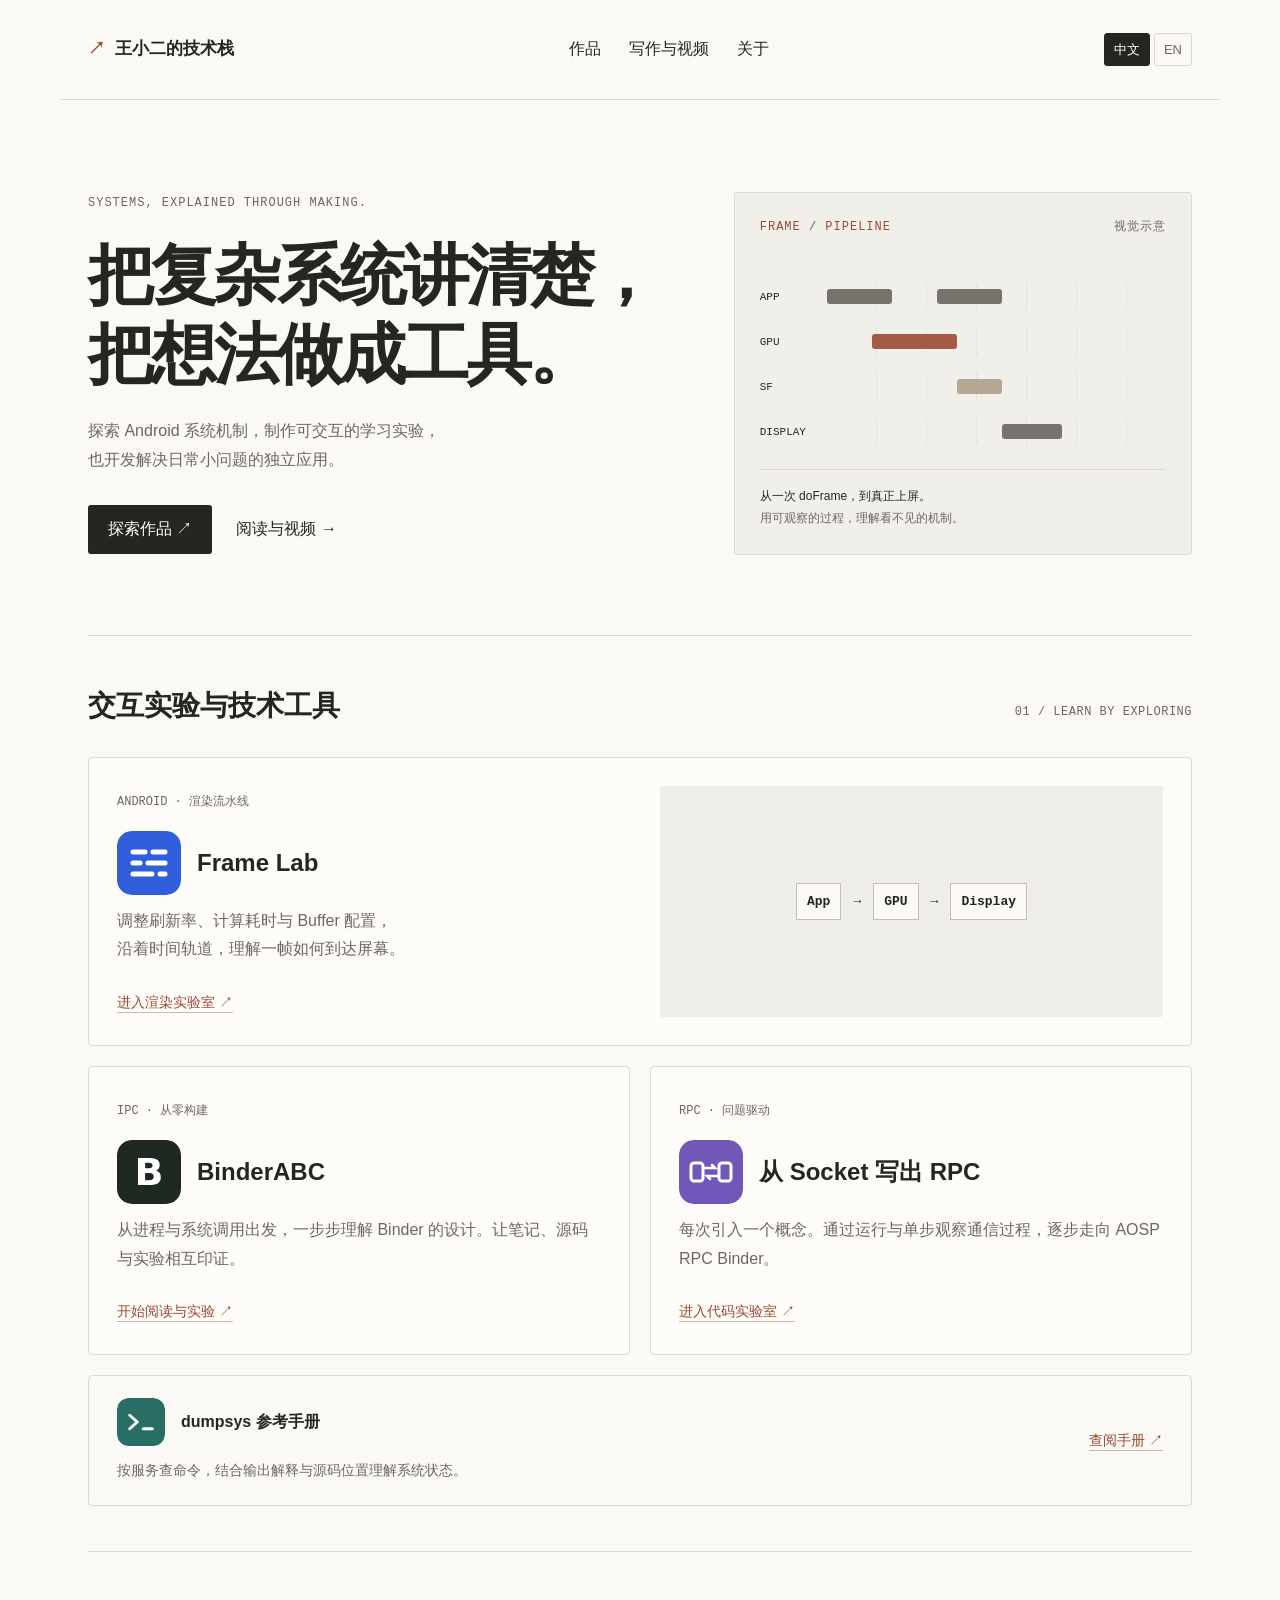
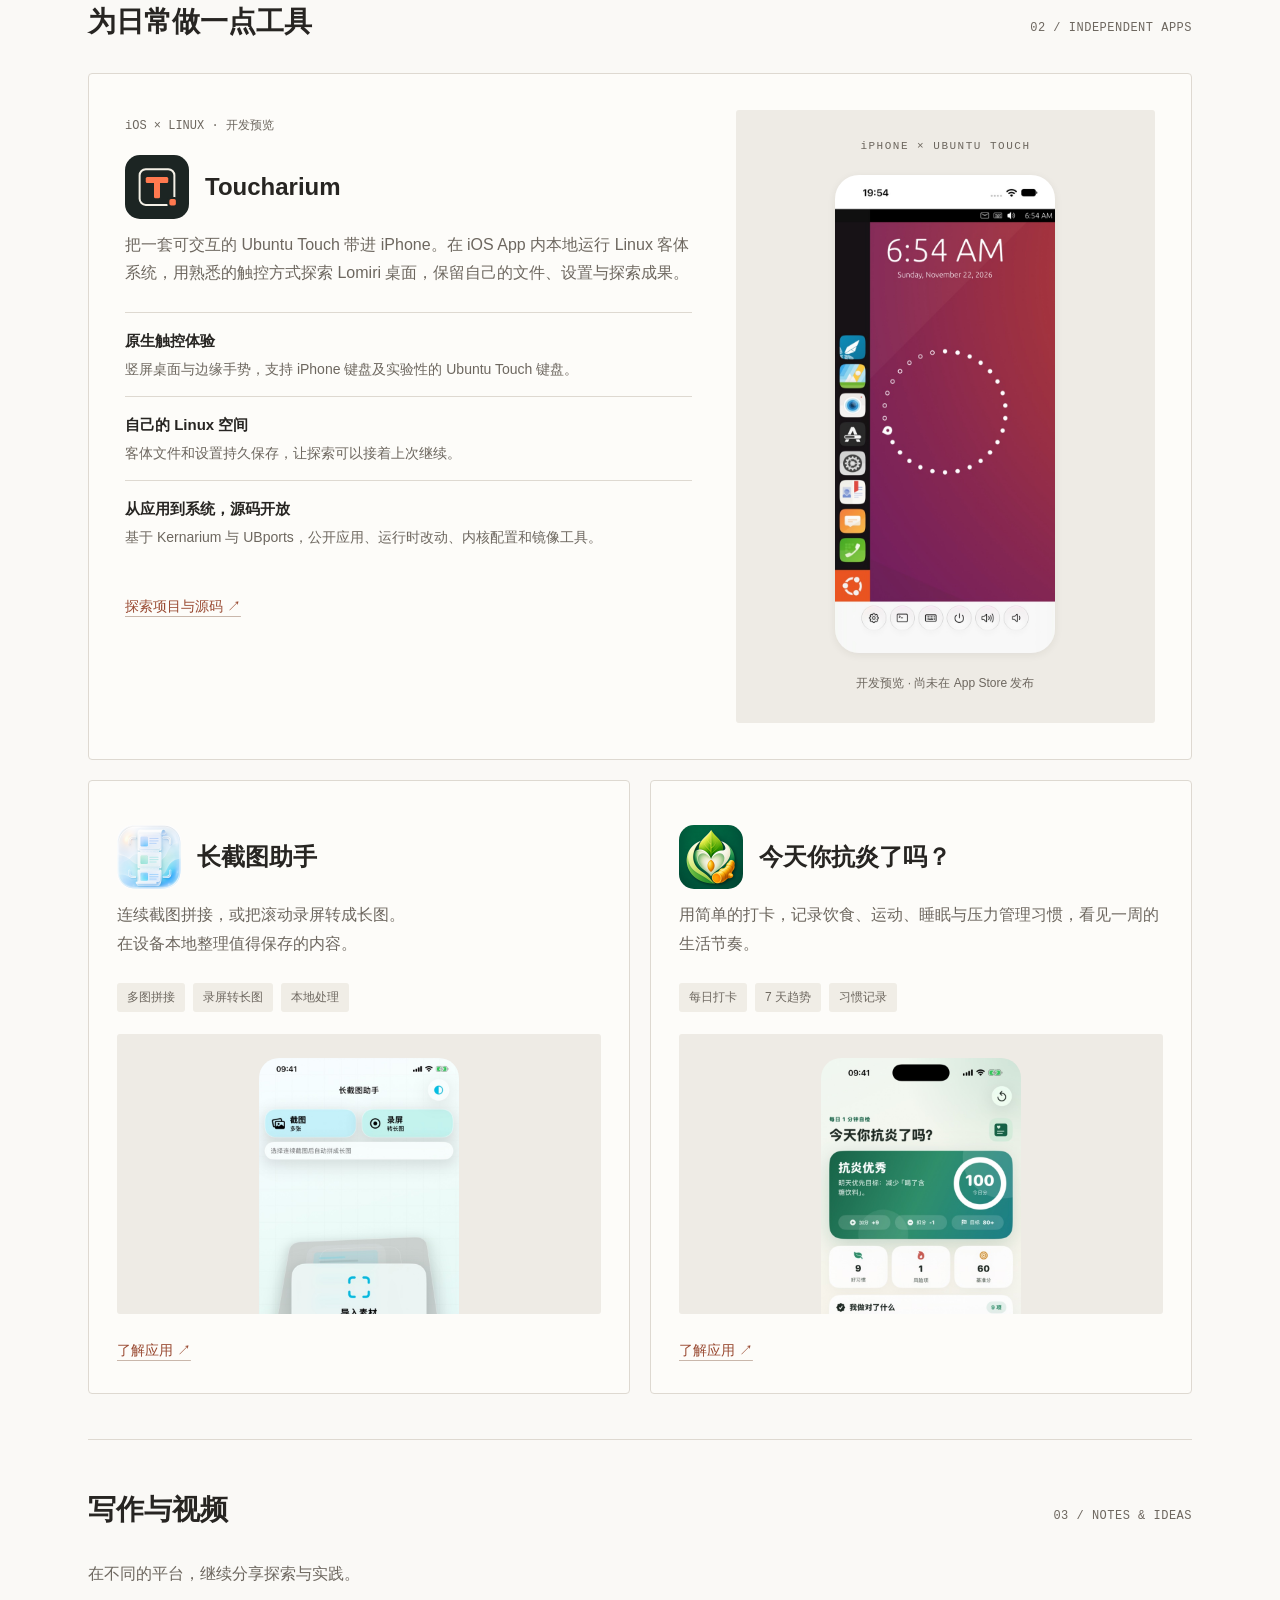
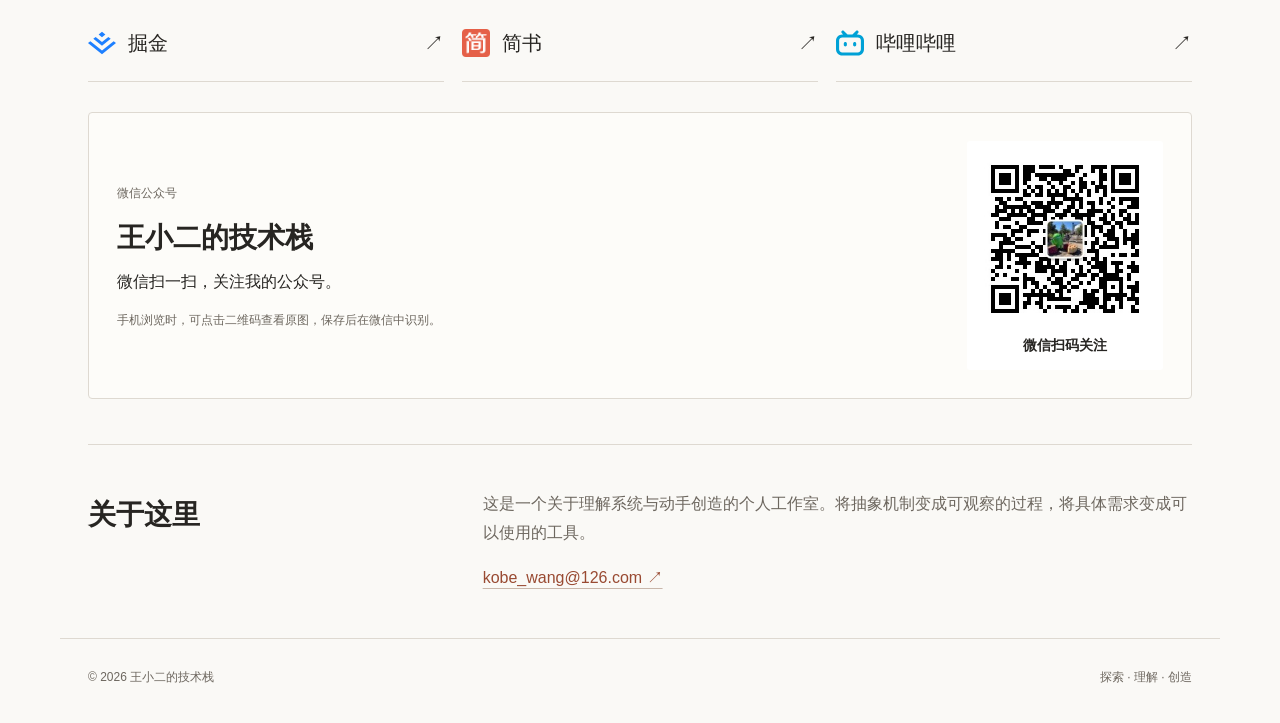
<file: index.html>
<!doctype html>
<html lang="zh-CN">
<head>
<meta charset="utf-8"><meta name="viewport" content="width=device-width, initial-scale=1"><title>王小二的技术栈 | 系统技术与独立开发</title>

<meta name="description" content="王小二的技术栈：探索 Android 系统机制、交互技术实验与独立应用。Frame Lab、BinderABC、RPC、Toucharium，以及日常实用工具。">
<meta name="theme-color" content="#faf9f6">
<link rel="canonical" href="https://kobewang126.github.io/">
<link rel="icon" type="image/svg+xml" href="assets/favicon.svg">
<meta property="og:type" content="website">
<meta property="og:locale" content="zh_CN">
<meta property="og:title" content="王小二的技术栈">
<meta property="og:description" content="把复杂系统讲清楚，把想法做成工具。">
<meta property="og:url" content="https://kobewang126.github.io/">
<link rel="stylesheet" href="styles.css">
</head>
<body id="top">
<a class="skip-link" href="#main">跳到正文</a>
<header><a class="brand" href="#top"><span class="mark">↗</span>王小二的技术栈</a><nav><a href="#projects">作品</a><a href="#writing">写作与视频</a><a href="#about">关于</a></nav><div class="languages" role="group" aria-label="语言 / Language"><button type="button" data-language="zh" aria-pressed="true">中文</button><button type="button" data-language="en" aria-pressed="false">EN</button></div></header>

<main id="main">

<div class="hero"><div><div class="eyebrow">SYSTEMS, EXPLAINED THROUGH MAKING.</div><h1>把复杂系统讲清楚，<br><span>把想法做成工具。</span></h1><p class="intro">探索 Android 系统机制，制作可交互的学习实验，<br>也开发解决日常小问题的独立应用。</p><div class="actions"><a class="button" href="#projects">探索作品 ↗</a><a href="#writing">阅读与视频 →</a></div></div><div class="trace" role="img" aria-label="Android 渲染轨道视觉示意，非真实仿真"><div class="trace-head"><span class="mono">FRAME / PIPELINE</span><span class="mono">视觉示意</span></div><div class="lane"><label>APP</label><div class="track"><i class="bar" style="width:65px"></i><i class="bar" style="width:65px;margin-left:45px"></i></div></div><div class="lane"><label>GPU</label><div class="track"><i class="bar blue" style="width:85px;margin-left:45px"></i></div></div><div class="lane"><label>SF</label><div class="track"><i class="bar gold" style="width:45px;margin-left:130px"></i></div></div><div class="lane"><label>DISPLAY</label><div class="track"><i class="bar" style="width:60px;margin-left:175px"></i></div></div><div class="trace-foot">从一次 doFrame，到真正上屏。<br><span class="note">用可观察的过程，理解看不见的机制。</span></div></div></div>
<section id="projects"><div class="section-head"><h2>交互实验与技术工具</h2><span class="mono">01 / LEARN BY EXPLORING</span></div><div class="grid"><a class="card featured" href="https://frameslab.netlify.app/"><div><span class="tag">ANDROID · 渲染流水线</span><div class="app-head"><img src="assets/framelab.svg" width="64" height="64" alt="" loading="lazy"><h3>Frame Lab</h3></div><p>调整刷新率、计算耗时与 Buffer 配置，<br>沿着时间轨道，理解一帧如何到达屏幕。</p><span class="link">进入渲染实验室 ↗</span></div><div class="diagram" aria-hidden="true"><b>App</b> → <b>GPU</b> → <b>Display</b></div></a><a class="card" href="https://kobewang126.github.io/BinderABC-V3"><span class="tag">IPC · 从零构建</span><div class="app-head"><img src="assets/binderabc.svg" width="64" height="64" alt="" loading="lazy"><h3>BinderABC</h3></div><p>从进程与系统调用出发，一步步理解 Binder 的设计。让笔记、源码与实验相互印证。</p><span class="link">开始阅读与实验 ↗</span></a><a class="card" href="https://rpcabc.netlify.app/"><span class="tag">RPC · 问题驱动</span><div class="app-head"><img src="assets/rpc.svg" width="64" height="64" alt="" loading="lazy"><h3>从 Socket 写出 RPC</h3></div><p>每次引入一个概念。通过运行与单步观察通信过程，逐步走向 AOSP RPC Binder。</p><span class="link">进入代码实验室 ↗</span></a><a class="tool" href="https://dumpsys-reference.netlify.app/"><div><div class="app-head"><img src="assets/dumpsys.svg" width="64" height="64" alt="" loading="lazy"><strong>dumpsys 参考手册</strong></div><p>按服务查命令，结合输出解释与源码位置理解系统状态。</p></div><span class="link">查阅手册 ↗</span></a></div></section>

<section><div class="section-head"><h2>为日常做一点工具</h2><span class="mono">02 / INDEPENDENT APPS</span></div><div class="grid"><a class="card featured toucharium-card" href="https://kobewang126.github.io/toucharium-site/"><div><span class="tag">iOS × LINUX · 开发预览</span><div class="app-head"><img src="assets/toucharium.svg" width="64" height="64" alt="" loading="lazy"><h3>Toucharium</h3></div><p>把一套可交互的 Ubuntu Touch 带进 iPhone。在 iOS App 内本地运行 Linux 客体系统，用熟悉的触控方式探索 Lomiri 桌面，保留自己的文件、设置与探索成果。</p><ul class="feature-list"><li><strong>原生触控体验</strong><span>竖屏桌面与边缘手势，支持 iPhone 键盘及实验性的 Ubuntu Touch 键盘。</span></li><li><strong>自己的 Linux 空间</strong><span>客体文件和设置持久保存，让探索可以接着上次继续。</span></li><li><strong>从应用到系统，源码开放</strong><span>基于 Kernarium 与 UBports，公开应用、运行时改动、内核配置和镜像工具。</span></li></ul><span class="link">探索项目与源码 ↗</span></div><div class="product-preview toucharium-preview"><span class="preview-label">iPHONE × UBUNTU TOUCH</span><img src="assets/toucharium-preview.jpg" width="942" height="2048" alt="Toucharium 在 iPhone 上运行 Ubuntu Touch 的真实界面" loading="lazy"><span class="note">开发预览 · 尚未在 App Store 发布</span></div></a><a class="card" href="https://longscreenshot.netlify.app/"><div class="app-head"><img src="assets/longscreenshot.png" alt="长截图助手图标" loading="lazy"><h3>长截图助手</h3></div><p>连续截图拼接，或把滚动录屏转成长图。<br>在设备本地整理值得保存的内容。</p><div class="app-benefits"><span>多图拼接</span><span>录屏转长图</span><span>本地处理</span></div><div class="app-screenshot"><img src="assets/longscreenshot-preview.jpg" width="1242" height="2688" alt="长截图助手应用界面" loading="lazy"></div><span class="link">了解应用 ↗</span></a><a class="card" href="https://kangyan.netlify.app/"><div class="app-head"><img src="assets/kangyan.png" width="64" height="64" alt="" loading="lazy"><h3>今天你抗炎了吗？</h3></div><p>用简单的打卡，记录饮食、运动、睡眠与压力管理习惯，看见一周的生活节奏。</p><div class="app-benefits"><span>每日打卡</span><span>7 天趋势</span><span>习惯记录</span></div><div class="app-screenshot wellness"><img src="assets/kangyan-preview.jpg" width="1242" height="2688" alt="今天你抗炎了吗应用的每日打卡界面" loading="lazy"></div><span class="link">了解应用 ↗</span></a></div></section>

<section id="writing"><div class="section-head"><h2>写作与视频</h2><span class="mono">03 / NOTES & IDEAS</span></div><p>在不同的平台，继续分享探索与实践。</p><div class="platforms"><a href="https://juejin.cn/user/1821226473634552/posts"><span class="platform-name"><img src="assets/juejin.svg" width="28" height="28" alt="">掘金</span> <span aria-hidden="true">↗</span></a><a href="https://www.jianshu.com/u/fd0b722ce11f"><span class="platform-name"><img src="assets/jianshu.ico" width="28" height="28" alt="">简书</span> <span aria-hidden="true">↗</span></a><a href="https://space.bilibili.com/485954104"><span class="platform-name"><img src="assets/bilibili.svg" width="28" height="28" alt="">哔哩哔哩</span> <span aria-hidden="true">↗</span></a></div><div class="wechat" id="wechat"><div><span class="tag">微信公众号</span><h3>王小二的技术栈</h3><p>微信扫一扫，关注我的公众号。</p><span class="note">手机浏览时，可点击二维码查看原图，保存后在微信中识别。</span></div><figure><a href="assets/wechat-qrcode.jpg" aria-label="查看王小二的技术栈公众号二维码原图"><img src="assets/wechat-qrcode.jpg" width="258" height="258" alt="王小二的技术栈微信公众号二维码" loading="lazy"></a><figcaption>微信扫码关注</figcaption></figure></div></section>

<section class="about" id="about"><h2>关于这里</h2><p>这是一个关于理解系统与动手创造的个人工作室。将抽象机制变成可观察的过程，将具体需求变成可以使用的工具。<br><a class="contact" href="mailto:kobe_wang@126.com">kobe_wang@126.com ↗</a></p></section>

</main>
<footer><span>© 2026 王小二的技术栈</span><span>探索 · 理解 · 创造</span></footer>
<script src="i18n.js"></script>
</body>
</html>
</file>
<file: styles.css>
:root {
  --bg: #faf9f6;
  --ink: #272522;
  --muted: #6d675f;
  --line: #ded9d1;
  --accent: #994a32;
}
* { box-sizing: border-box; }
html { scroll-behavior: smooth; }
body { margin: 0; background: var(--bg); color: var(--ink); font: 16px/1.8 -apple-system, BlinkMacSystemFont, "Segoe UI", sans-serif; -webkit-font-smoothing: antialiased; }
a { color: inherit; text-decoration: none; }
a:focus-visible, button:focus-visible { outline: 3px solid var(--accent); outline-offset: 5px; }
header, main, footer { max-width: 1160px; margin: auto; padding: 0 28px; }
header { min-height: 100px; display: flex; align-items: center; justify-content: space-between; gap: 20px; flex-wrap: wrap; padding-top: 18px; padding-bottom: 18px; border-bottom: 1px solid var(--line); }
nav { display: flex; flex-wrap: wrap; gap: 28px; }
nav a:hover { color: var(--accent); }
.brand { font-weight: 700; font-size: 17px; overflow-wrap: anywhere; }
.mark { color: var(--accent); padding-right: 10px; }
.note { font-size: 12px; color: var(--muted); }
.hero { padding: 92px 0 80px; display: grid; grid-template-columns: minmax(0, 1.3fr) minmax(0, 1fr); gap: 50px; align-items: center; }
.eyebrow, .mono { font: 12px/1.6 ui-monospace, monospace; letter-spacing: 1px; color: var(--muted); }
h1 { font-size: clamp(42px, 5.2vw, 66px); line-height: 1.2; letter-spacing: -3px; margin: 23px 0; }
h1 span { color: var(--ink); }
html[lang="en"] h1 { font-size: clamp(38px, 4.4vw, 56px); letter-spacing: -2px; }
p { color: var(--muted); }
.intro { max-width: 490px; }
.actions { display: flex; flex-wrap: wrap; gap: 24px; align-items: center; margin-top: 30px; }
.button { padding: 10px 20px; background: var(--ink); color: white; border-radius: 6px; }
.trace { background: #f1efea; border: 1px solid #ded9d1; border-radius: 3px; padding: 25px; transform: none; min-width: 0; max-width: 100%; }
.trace-head { display: flex; justify-content: space-between; padding-bottom: 28px; }
.lane { display: flex; gap: 12px; align-items: center; margin: 18px 0; font: 11px ui-monospace, monospace; }
.lane label { width: 55px; }
.track { height: 27px; flex: 1; min-width: 0; overflow: hidden; background: repeating-linear-gradient(90deg, transparent 0, transparent 49px, #ddd7ce 50px); display: flex; align-items: center; }
.bar { height: 15px; border-radius: 3px; background: #77736c; flex-shrink: 0; }
.bar.blue { background: #a45b43; }
.bar.gold { background: #b6a795; }
.trace-foot { border-top: 1px solid #ddd7ce; padding-top: 16px; margin-top: 24px; font-size: 12px; }
section { padding: 45px 0; border-top: 1px solid var(--line); scroll-margin-top: 24px; }
.section-head { display: flex; justify-content: space-between; align-items: baseline; margin-bottom: 25px; gap: 20px; }
h2 { font-size: 28px; margin: 0; }
h3 { font-size: 24px; margin: 12px 0 4px; line-height: 1.4; }
.grid { display: grid; grid-template-columns: minmax(0, 1fr) minmax(0, 1fr); gap: 20px; }
.card { display: block; min-width: 0; padding: 28px; border: 1px solid var(--line); border-radius: 4px; background: #fdfcf9; transition: border-color .2s, transform .2s; }
.card:hover { border-color: #b6a391; transform: translateY(-3px); }
.card p { margin: 10px 0 24px; }
.featured { grid-column: 1/-1; display: grid; grid-template-columns: minmax(0, 1fr) minmax(0, 1fr); gap: 40px; background: #fdfcf9; }
.diagram { background: #efede7; border-radius: 2px; padding: 25px; display: flex; flex-wrap: wrap; align-items: center; justify-content: center; gap: 12px; font: 13px ui-monospace, monospace; }
.diagram b { border: 1px solid #c5beb2; padding: 10px; background: #faf9f6; }
.tag { font: 12px/1.8 ui-monospace, monospace; color: var(--muted); }
.link { color: var(--accent); font-size: 14px; }
.tool { grid-column: 1/-1; display: flex; min-width: 0; align-items: center; justify-content: space-between; gap: 25px; padding: 22px 28px; border: 1px solid var(--line); border-radius: 4px; }
.tool p { margin: 0; font-size: 14px; }
.app-head { display: flex; align-items: center; gap: 16px; }
.app-head img { width: 52px; height: 52px; border-radius: 12px; }
.platforms { display: grid; grid-template-columns: repeat(3, minmax(0, 1fr)); gap: 18px; }
.platforms a { border-bottom: 1px solid var(--line); padding: 20px 0; display: flex; justify-content: space-between; font-size: 20px; }
.platform-name { display: inline-flex; align-items: center; gap: 12px; }
.platform-name img { width: 28px; height: 28px; object-fit: contain; flex-shrink: 0; }
.wechat { margin-top: 30px; padding: 28px; background: #fdfcf9; border: 1px solid var(--line); border-radius: 4px; display: flex; align-items: center; justify-content: space-between; gap: 36px; }
.wechat h3 { font-size: 28px; line-height: 1.35; margin: 12px 0; }
.wechat p { font-size: 16px; margin: 8px 0; color: var(--ink); }
.wechat figure { margin: 0; text-align: center; flex-shrink: 0; background: white; padding: 12px; border-radius: 3px; }
.wechat img { display: block; width: 172px; height: 172px; max-width: 100%; background: white; }
.wechat figcaption { font-size: 14px; font-weight: 600; color: var(--ink); margin-top: 8px; }
.about { display: grid; grid-template-columns: 1fr 2fr; gap: 40px; }
.about p { margin: 0; }
.contact { display: inline-block; margin-top: 16px; color: var(--accent); overflow-wrap: anywhere; }
footer { padding-top: 28px; padding-bottom: 35px; display: flex; flex-wrap: wrap; justify-content: space-between; gap: 20px; border-top: 1px solid var(--line); font-size: 12px; color: var(--muted); }
.languages { display: flex; gap: 4px; flex-shrink: 0; }
.languages button { font: inherit; font-size: 13px; border: 1px solid var(--line); background: transparent; color: var(--muted); border-radius: 5px; padding: 4px 9px; cursor: pointer; }
.languages button[aria-pressed="true"] { background: var(--ink); color: white; border-color: var(--ink); }
h1, .card, .wechat { overflow-wrap: break-word; }
.skip-link { position: absolute; left: 20px; top: -100px; padding: 8px 16px; background: var(--ink); color: white; z-index: 10; }
.skip-link:focus { top: 10px; }
@media (max-width: 760px) {
  header, main, footer { padding-left: 22px; padding-right: 22px; }
  header { gap: 16px; }
  .brand { flex: 1; }
  nav { order: 3; width: 100%; justify-content: space-between; gap: 16px; font-size: 14px; }
  .hero { grid-template-columns: minmax(0, 1fr); padding: 48px 0; gap: 40px; }
  h1 { font-size: 44px; letter-spacing: -2px; }
  html[lang="en"] h1 { font-size: 38px; letter-spacing: -1px; }
  .trace { transform: none; }
  .grid, .featured, .platforms, .about { grid-template-columns: minmax(0, 1fr); }
  .featured { gap: 20px; }
  .tool { align-items: flex-start; flex-direction: column; gap: 10px; }
  .section-head { align-items: flex-start; gap: 10px; flex-direction: column; }
  .section-head .mono { letter-spacing: .5px; }
  .card { padding: 22px; }
  .wechat { padding: 22px; align-items: stretch; flex-direction: column; }
  .wechat h3 { font-size: 25px; }
  .wechat figure { align-self: center; max-width: 100%; }
  .wechat img { width: 200px; height: auto; aspect-ratio: 1; }
  .wechat .note { font-size: 13px; }
  .about { gap: 20px; }
}
@media (prefers-reduced-motion: reduce) {
  html { scroll-behavior: auto; }
  .card { transition: none; }
  .card:hover { transform: none; }
}

/* Product cards: icon, benefits, and real app previews. */
.app-head { gap: 16px; margin: 16px 0 12px; }
.app-head h3 { margin: 0; }
.app-head img { width: 64px; height: 64px; flex-shrink: 0; border-radius: 15px; object-fit: contain; }
.tool .app-head { margin: 0 0 12px; }
.tool .app-head img { width: 48px; height: 48px; border-radius: 12px; }
.toucharium-card { grid-template-columns: minmax(0,1.15fr) minmax(0,.85fr); padding: 36px; gap: 44px; }
.feature-list { list-style: none; padding: 0; margin: 24px 0 28px; }
.feature-list li { padding: 14px 0; border-top: 1px solid var(--line); }
.feature-list strong { display: block; font-size: 15px; }
.feature-list span { display: block; margin-top: 4px; color: var(--muted); font-size: 14px; line-height: 1.7; }
.product-preview { display: flex; flex-direction: column; align-items: center; justify-content: center; gap: 20px; padding: 28px 16px; border-radius: 3px; background: #eeebe5; min-width: 0; }
.preview-label { font: 11px/1.6 ui-monospace,monospace; letter-spacing: 1.5px; color: #6d675f; text-align: center; }
.toucharium-preview img { width: min(100%,220px); height: auto; border-radius: 24px; box-shadow: 0 2px 8px #27252212; }
.product-preview .note { text-align: center; }
.app-benefits { display: flex; flex-wrap: wrap; gap: 8px; margin: 0 0 22px; }
.app-benefits span { padding: 4px 10px; font-size: 12px; color: #6d675f; background: #f0ede6; border-radius: 3px; }
.app-screenshot { height: 280px; overflow: hidden; background: #eeebe5; border-radius: 3px; margin-bottom: 22px; padding-top: 24px; text-align: center; }
.app-screenshot.wellness { background: #eeebe5; }
.app-screenshot img { width: 200px; max-width: 86%; height: auto; border-radius: 20px 20px 0 0; box-shadow: none; }
@media(max-width:760px) {
 .toucharium-card { grid-template-columns: minmax(0,1fr); padding: 22px; gap: 24px; }
 .app-head img { width: 56px; height: 56px; border-radius: 13px; }
 .toucharium-preview img { width: 200px; }
 .app-screenshot { height: 260px; }
}

/* Restrained editorial accents; product logos retain their own colors. */
.button{border-radius:3px}.link,.contact{text-decoration:underline;text-decoration-color:#c9b7ab;text-underline-offset:5px}.link:hover,.contact:hover{text-decoration-color:var(--accent)}.languages button{border-radius:3px}.trace-head .mono:first-child{color:var(--accent)}.section-head .mono{letter-spacing:.5px}
</file>
